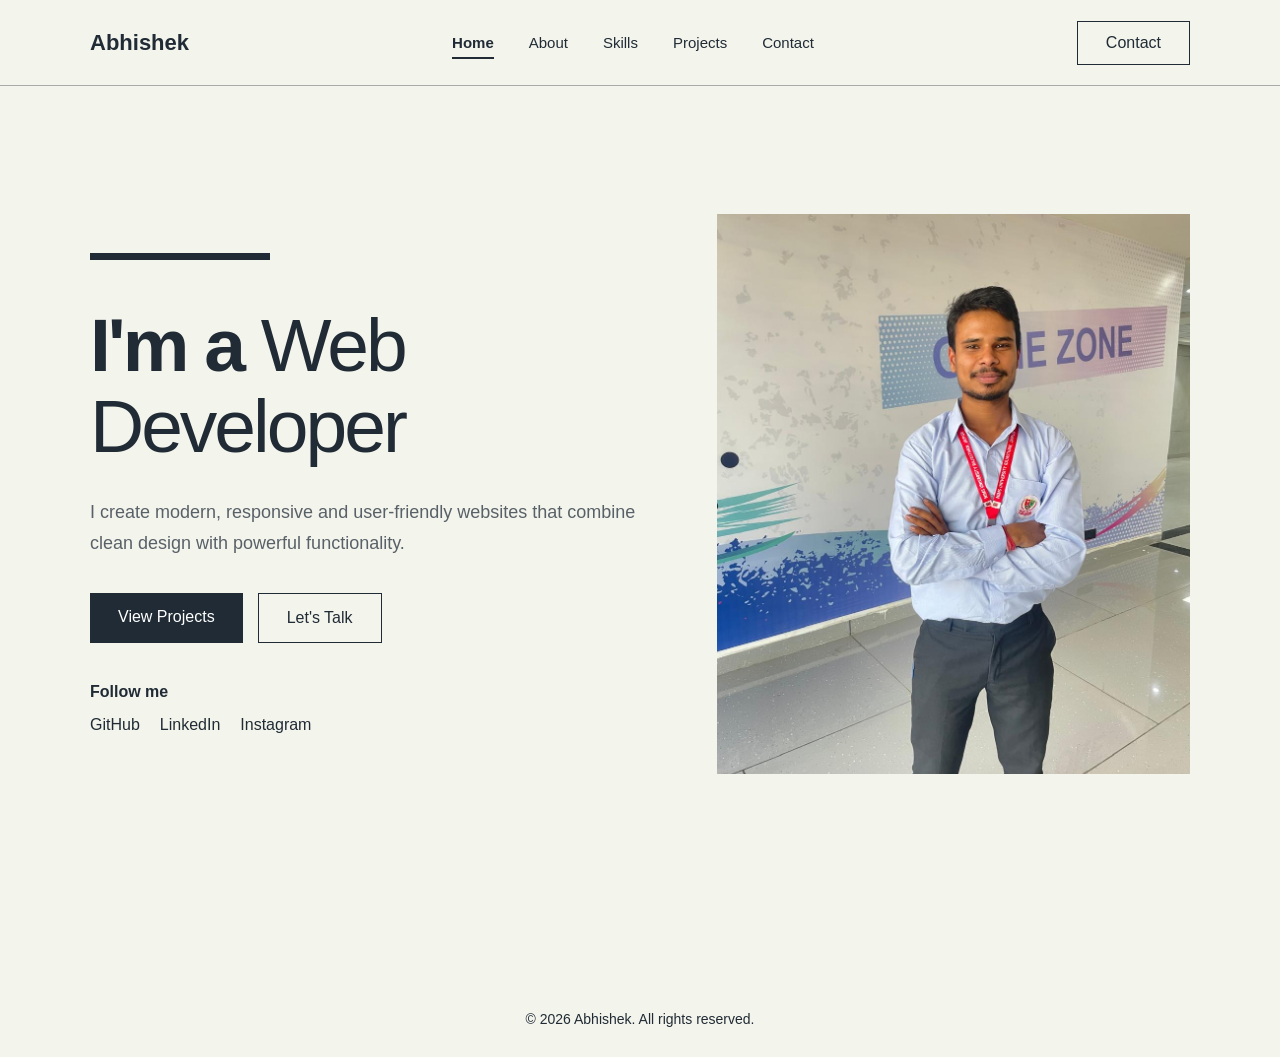
<file: index.html>
<!DOCTYPE html>
<html lang="en">

<head>
    <meta charset="UTF-8">

    <meta name="viewport"
          content="width=device-width, initial-scale=1.0">
    <meta
    name="description"
    content="Personal portfolio of YourName, a web developer and programmer."
    >
   

    <title>Abhishek | Web Developer</title>

    <link rel="stylesheet" href="css/style.css">
</head>



<body>
    <!-- Scroll Progress -->
<div class="scroll-progress" id="scrollProgress"></div>

<!-- Back To Top -->
<button
    class="back-to-top"
    id="backToTop"
    aria-label="Back to top"
>
    ↑
</button>

    <!-- Navbar -->
    <header>
    <nav class="navbar">

        <!-- Logo -->
        <a href="index.html" class="logo">
            Abhishek
        </a>

        <!-- Desktop Links -->
        <div class="nav-links" id="navLinks">

            <a href="index.html">Home</a>
            <a href="about.html">About</a>
            <a href="skills.html">Skills</a>
            <a href="projects.html">Projects</a>
            <a href="contact.html">Contact</a>

        </div>

        <!-- Contact Button -->
        <a href="contact.html" class="contact-btn">
            Contact
        </a>

        <!-- Hamburger -->
        <button class="menu-btn" id="menuBtn">
            ☰
        </button>

    </nav>
</header>


    <!-- Hero Section -->
    <main>

        <section id="home" class="hero">

            <div class="hero-content">

                <span class="line"></span>

               <h1>
                    I'm a <span id="typingText"></span>
                </h1>

                <p>
                    I create modern, responsive and
                    user-friendly websites that combine
                    clean design with powerful functionality.
                </p>

                <div class="hero-buttons">
                    <a href="projects.html" class="primary-btn">
                        View Projects
                    </a>

                    <a href="contact.html" class="secondary-btn">
                        Let's Talk
                    </a>
                </div>

                <div class="social-links">
                    <span>Follow me</span>

                    <div>
                        <a href="https://github.com/abhishekkumarsahu828-creator" target="_blank" >GitHub</a>
                        <a href="https://www.linkedin.com/in/abhishek-kumar-sahu-7aab3739a/" target="_blank">LinkedIn</a>
                        <a href="https://www.instagram.com/__abhi_0_98?stkn=bmxuODBpcGI4N210" target="_blank">Instagram</a>
                    </div>
                </div>

            </div>


            <div class="hero-image">
                <img src="asseets/profile.jpeg"
                     alt="Profile photo">
            </div>

        </section>



    </main>


    <script src="js/script.js"></script>

<footer class="footer">

    <p>
        © 2026 Abhishek. All rights reserved.
    </p>

</footer>

</body>

</html>
</file>
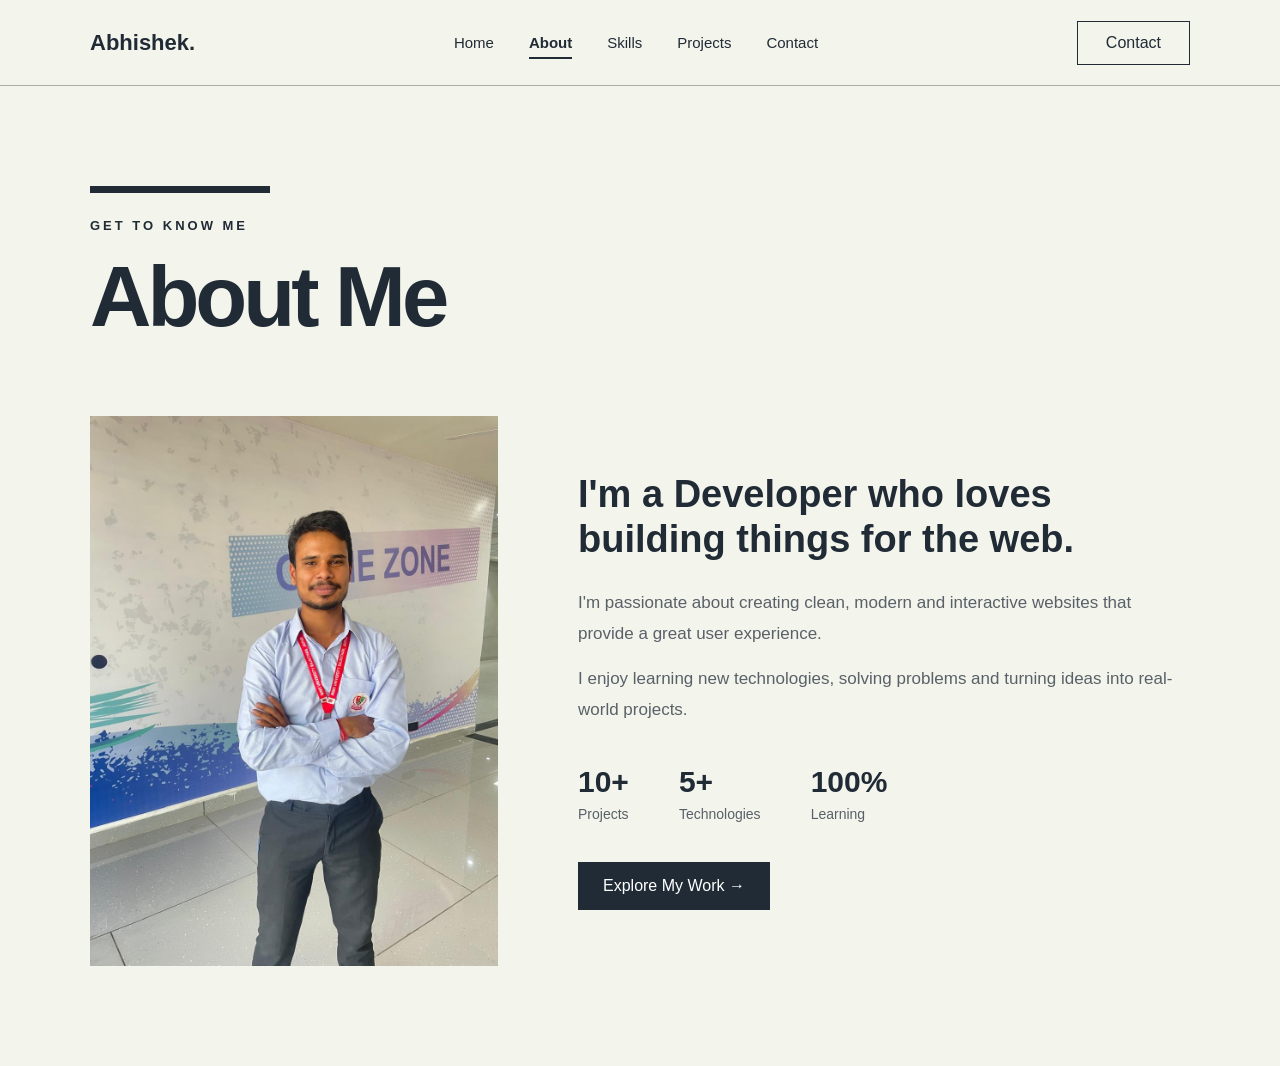
<file: about.html>
<!DOCTYPE html>
<html lang="en">

<head>
    <meta charset="UTF-8">

    <meta name="viewport"
          content="width=device-width, initial-scale=1.0">

    <title>About | Abhishek</title>

    <link rel="stylesheet" href="css/style.css">
</head>

<body>

    <!-- NAVBAR -->

    <header>

        <nav class="navbar">

            <a href="index.html" class="logo">
                Abhishek.
            </a>

            <div class="nav-links" id="navLinks">

                <a href="index.html">Home</a>
                <a href="about.html">About</a>
                <a href="skills.html">Skills</a>
                <a href="projects.html">Projects</a>
                <a href="contact.html">Contact</a>

            </div>

            <a href="contact.html" class="contact-btn">
                Contact
            </a>

            <button class="menu-btn" id="menuBtn">
                ☰
            </button>

        </nav>

    </header>


    <!-- ABOUT -->

    <main>

        <section class="about-page">

            <div class="about-heading">

                <span class="line"></span>

                <p class="small-title">
                    GET TO KNOW ME
                </p>

                <h1>
                    About Me
                </h1>

            </div>


            <div class="about-grid">

                <!-- IMAGE -->

                <div class="about-image">

                    <img
                        src="asseets/profile.jpeg"
                        alt="Profile photo">

                </div>


                <!-- CONTENT -->

                <div class="about-content">

                    <h2>
                        I'm a Developer who loves
                        building things for the web.
                    </h2>

                    <p>
                        I'm passionate about creating
                        clean, modern and interactive
                        websites that provide a great
                        user experience.
                    </p>

                    <p>
                        I enjoy learning new technologies,
                        solving problems and turning ideas
                        into real-world projects.
                    </p>


                    <!-- STATS -->

                    <div class="about-stats">

                        <div>
                            <strong>10+</strong>
                            <span>Projects</span>
                        </div>

                        <div>
                            <strong>5+</strong>
                            <span>Technologies</span>
                        </div>

                        <div>
                            <strong>100%</strong>
                            <span>Learning</span>
                        </div>

                    </div>


                    <a href="projects.html"
                       class="about-btn">

                        Explore My Work →

                    </a>

                </div>

            </div>

        </section>

    </main>


    <script src="js/script.js"></script>

</body>

</html>
</file>
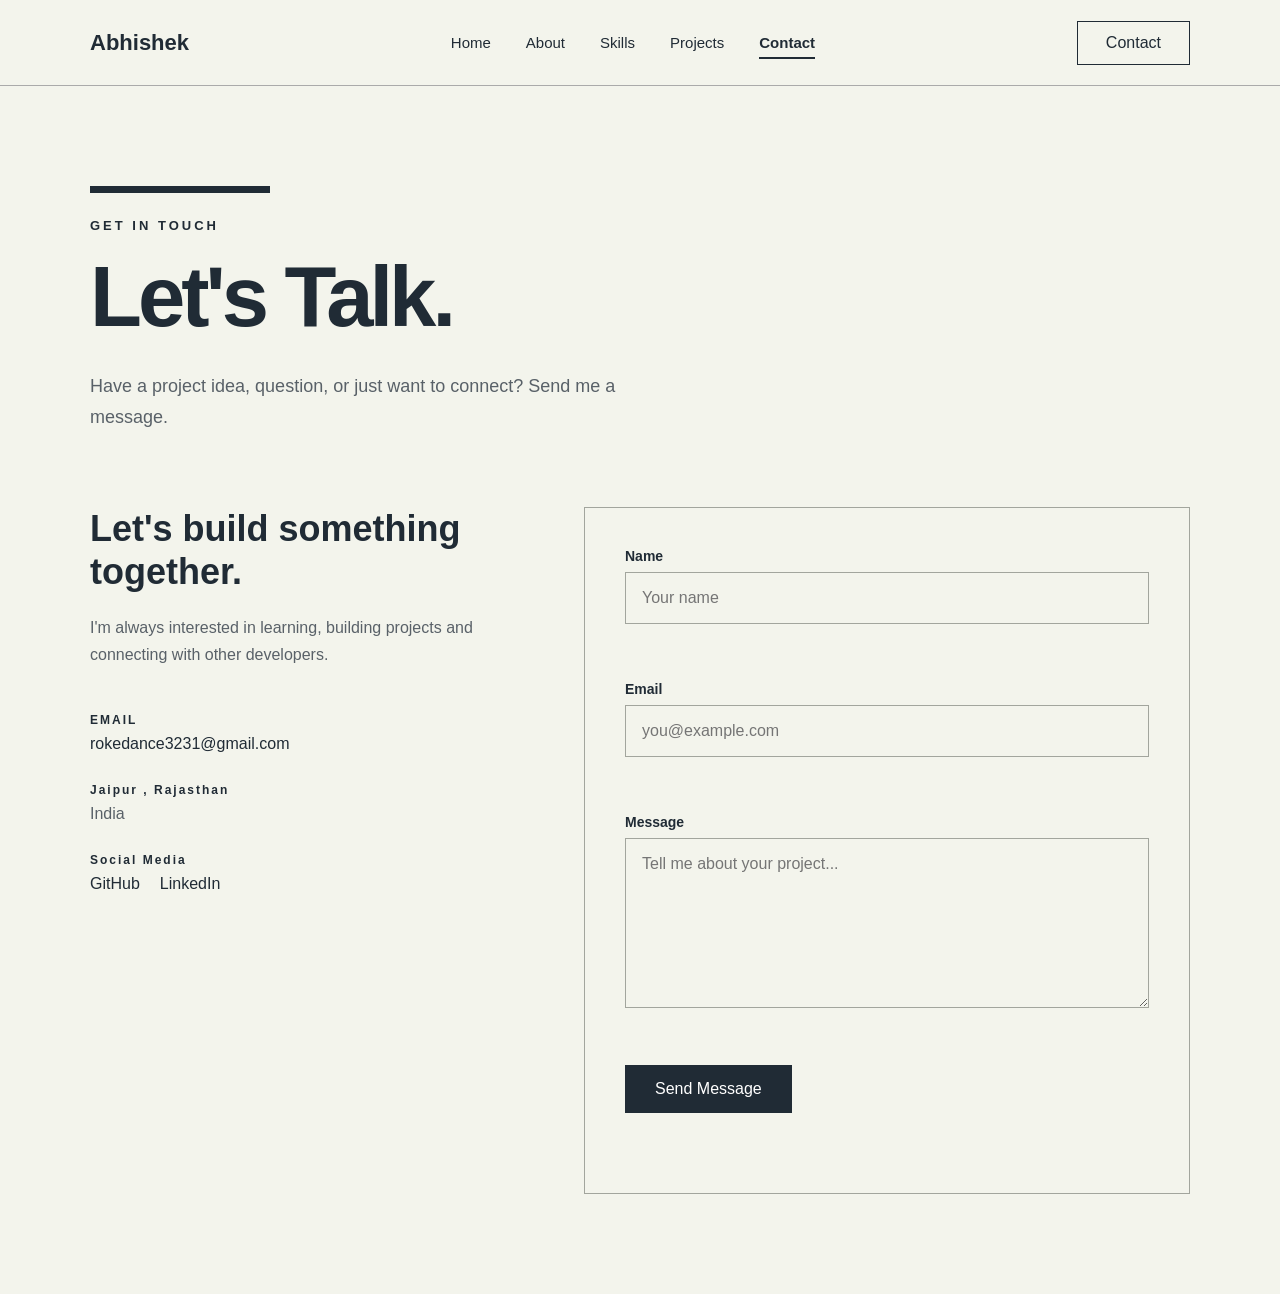
<file: contact.html>
<!DOCTYPE html>
<html lang="en">

<head>
    <meta charset="UTF-8">

    <meta name="viewport" content="width=device-width, initial-scale=1.0">

    <title>Contact | Abhishek</title>

    <link rel="stylesheet" href="css/style.css">
</head>

<body>

        <!-- Scroll Progress -->
<div class="scroll-progress" id="scrollProgress"></div>

<!-- Back To Top -->
<button
    class="back-to-top"
    id="backToTop"
    aria-label="Back to top"
>
    ↑
</button>

    <!-- NAVBAR -->

    <header>

        <nav class="navbar">

            <a href="index.html" class="logo">
                Abhishek
            </a>

            <div class="nav-links" id="navLinks">

                <a href="index.html">Home</a>
                <a href="about.html">About</a>
                <a href="skills.html">Skills</a>
                <a href="projects.html">Projects</a>
                <a href="contact.html">Contact</a>

            </div>

            <a href="contact.html" class="contact-btn">
                Contact
            </a>

            <button class="menu-btn" id="menuBtn">
                ☰
            </button>

        </nav>

    </header>


    <!-- CONTACT -->

    <main>

        <section class="contact-page">

            <div class="contact-heading">

                <span class="line"></span>

                <p class="small-title">
                    GET IN TOUCH
                </p>

                <h1>
                    Let's Talk.
                </h1>

                <p>
                    Have a project idea, question, or just
                    want to connect? Send me a message.
                </p>

            </div>


            <div class="contact-grid">


                <!-- LEFT SIDE -->

                <div class="contact-info">

                    <h2>
                        Let's build something
                        together.
                    </h2>

                    <p>
                        I'm always interested in learning,
                        building projects and connecting
                        with other developers.
                    </p>


                    <div class="contact-details">

                        <div class="contact-item">

                            <span class="contact-label">
                                EMAIL
                            </span>

                            <a href="rokedance3231@gmail.com">
                                rokedance3231@gmail.com
                            </a>

                        </div>


                        <div class="contact-item">

                            <span class="contact-label">
                                Jaipur , Rajasthan
                            </span>

                            <p>
                                India
                            </p>

                        </div>


                        <div class="contact-item">

                            <span class="contact-label">
                                Social Media
                            </span>

                            <div class="social-links">

                                <a href="https://github.com/abhishekkumarsahu828-creator" target="_blank">
                                    GitHub
                                </a>

                                <a href="https://www.linkedin.com/in/abhishek-kumar-sahu-7aab3739a/" target="_blank">
                                    LinkedIn
                                </a>

                            </div>

                        </div>

                    </div>

                </div>


                <!-- RIGHT SIDE FORM -->

                <div class="contact-form-wrapper">

                    <form id="contactForm">

                        <div class="form-group">

                            <label for="name">
                                Name
                            </label>

                            <input type="text" id="name" name="name" placeholder="Your name">

                            <small class="error" id="nameError">
                            </small>

                        </div>


                        <div class="form-group">

                            <label for="email">
                                Email
                            </label>

                            <input type="email" id="email" name="email" placeholder="you@example.com">

                            <small class="error" id="emailError">
                            </small>

                        </div>


                        <div class="form-group">

                            <label for="message">
                                Message
                            </label>

                            <textarea id="message" name="message"
                                placeholder="Tell me about your project..."></textarea>

                            <small class="error" id="messageError">
                            </small>

                        </div>

                        <button type="submit" class="submit-btn" id="submitBtn">
                            Send Message
                        </button>


                        <p id="formSuccess" class="form-success">
                        </p>

                    </form>

                </div>

            </div>

        </section>

    </main>


    <script src="js/script.js"></script>

</body>

</html>
</file>
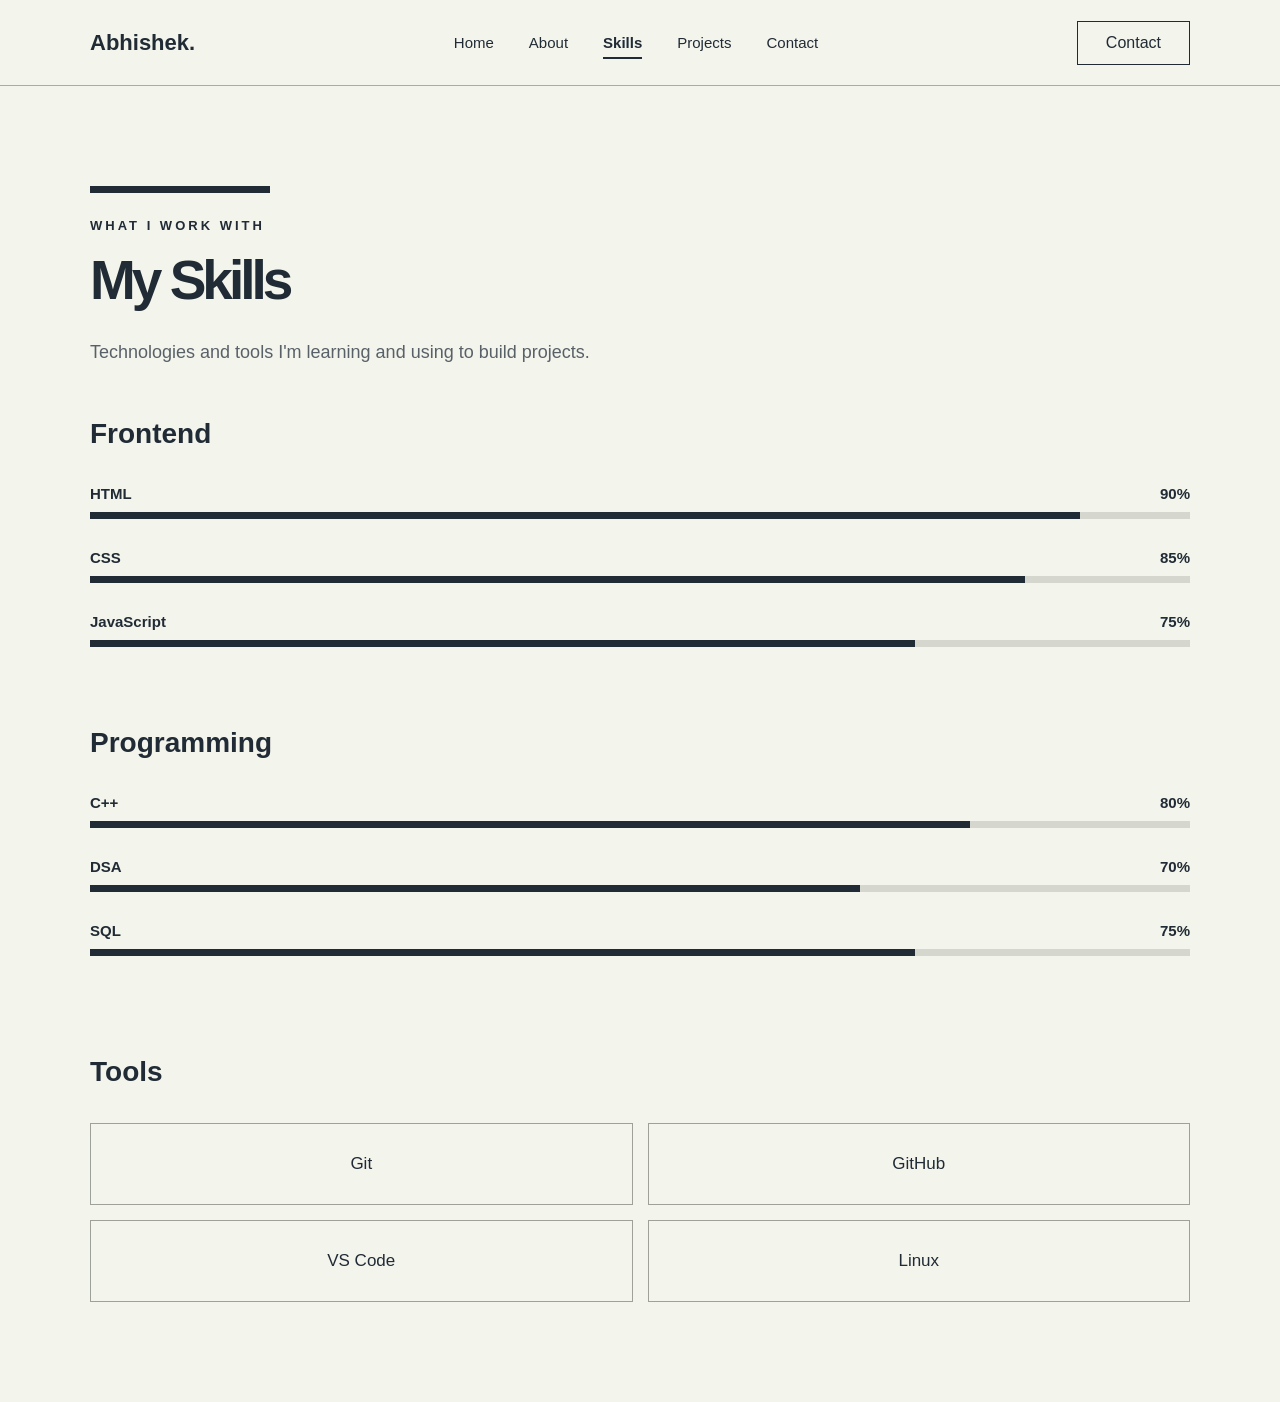
<file: skills.html>
<!DOCTYPE html>
<html lang="en">

<head>
    <meta charset="UTF-8">

    <meta name="viewport"
          content="width=device-width, initial-scale=1.0">

    <meta
    name="description"
    content="Personal portfolio of YourName, a web developer and programmer."
    >

    <title>Skills | Abhishek</title>

    <link rel="stylesheet" href="css/style.css">
</head>

<body>

    <!-- NAVBAR -->

    <header>

        <nav class="navbar">

            <a href="index.html" class="logo">
                Abhishek.
            </a>

            <div class="nav-links" id="navLinks">

                <a href="index.html">Home</a>
                <a href="about.html">About</a>
                <a href="skills.html">Skills</a>
                <a href="projects.html">Projects</a>
                <a href="contact.html">Contact</a>

            </div>

            <a href="contact.html" class="contact-btn">
                Contact
            </a>

            <button class="menu-btn" id="menuBtn">
                ☰
            </button>

        </nav>

    </header>


    <!-- SKILLS -->

    <main>

        <section class="skills-page">

            <div class="skills-heading">

                <span class="line"></span>

                <p class="small-title">
                    WHAT I WORK WITH
                </p>

                <h1>
                    My Skills
                </h1>

                <p class="skills-intro">
                    Technologies and tools I'm learning
                    and using to build projects.
                </p>

            </div>


            <div class="skills-container">

                <!-- FRONTEND -->

                <div class="skill-category">

                    <h2>Frontend</h2>

                    <div class="skill-item">

                        <div class="skill-info">
                            <span>HTML</span>
                            <span>90%</span>
                        </div>

                        <div class="progress">
                            <div
                                class="progress-bar"
                                style="--width: 90%;">
                            </div>
                        </div>

                    </div>


                    <div class="skill-item">

                        <div class="skill-info">
                            <span>CSS</span>
                            <span>85%</span>
                        </div>

                        <div class="progress">
                            <div
                                class="progress-bar"
                                style="--width: 85%;">
                            </div>
                        </div>

                    </div>


                    <div class="skill-item">

                        <div class="skill-info">
                            <span>JavaScript</span>
                            <span>75%</span>
                        </div>

                        <div class="progress">
                            <div
                                class="progress-bar"
                                style="--width: 75%;">
                            </div>
                        </div>

                    </div>

                </div>


                <!-- PROGRAMMING -->

                <div class="skill-category">

                    <h2>Programming</h2>

                    <div class="skill-item">

                        <div class="skill-info">
                            <span>C++</span>
                            <span>80%</span>
                        </div>

                        <div class="progress">
                            <div
                                class="progress-bar"
                                style="--width: 80%;">
                            </div>
                        </div>

                    </div>


                    <div class="skill-item">

                        <div class="skill-info">
                            <span>DSA</span>
                            <span>70%</span>
                        </div>

                        <div class="progress">
                            <div
                                class="progress-bar"
                                style="--width: 70%;">
                            </div>
                        </div>

                    </div>


                    <div class="skill-item">

                        <div class="skill-info">
                            <span>SQL</span>
                            <span>75%</span>
                        </div>

                        <div class="progress">
                            <div
                                class="progress-bar"
                                style="--width: 75%;">
                            </div>
                        </div>

                    </div>

                </div>


                <!-- TOOLS -->

                <div class="skill-category tools">

                    <h2>Tools</h2>

                    <div class="tool-grid">

                        <div class="tool-card">
                            Git
                        </div>

                        <div class="tool-card">
                            GitHub
                        </div>

                        <div class="tool-card">
                            VS Code
                        </div>

                        <div class="tool-card">
                            Linux
                        </div>

                    </div>

                </div>

            </div>

        </section>

    </main>


    <script src="js/script.js"></script>

</body>

</html>
</file>
<file: css/style.css>
* {
    margin: 0;
    padding: 0;
    box-sizing: border-box;
}

html {
    scroll-behavior: smooth;
}

body {
    font-family: Arial, sans-serif;
    background: #f5f6ed;
    color: #202b35;
}


/* NAVBAR */

header {
    border-bottom: 1px solid #aaa;
}

.navbar {
    max-width: 1100px;
    margin: auto;

    height: 90px;

    display: flex;
    align-items: center;
    justify-content: space-between;
}

.logo {
    text-decoration: none;
    color: #242f3a;

    font-size: 22px;
    font-weight: bold;
}

.nav-links {
    display: flex;
    gap: 35px;
}

.nav-links a {
    text-decoration: none;
    color: #202b35;
    font-size: 15px;
}

.contact-btn {
    text-decoration: none;

    color: #202b35;

    border: 1px solid #202b35;

    padding: 12px 30px;
}


/* HERO */

.hero {
    max-width: 1100px;
    margin: auto;

    min-height: 680px;

    display: grid;
    grid-template-columns: 1fr 1fr;

    align-items: center;

    gap: 50px;
}


/* LEFT */

.hero-content {
    padding: 50px 0;
}

.line {
    display: block;

    width: 180px;
    height: 7px;

    background: #202b35;

    margin-bottom: 45px;
}

.hero h1 {
    font-size: 64px;
    line-height: 1.15;

    margin-bottom: 30px;
}

.hero h1 span {
    font-weight: 400;
}

.hero p {
    max-width: 500px;

    font-size: 18px;
    line-height: 1.6;

    color: #4b555d;

    margin-bottom: 30px;
}


/* BUTTONS */

.hero-buttons {
    display: flex;
    gap: 15px;
}

.primary-btn,
.secondary-btn {
    text-decoration: none;

    padding: 15px 28px;

    display: inline-block;
}

.primary-btn {
    background: #202b35;
    color: white;
}

.secondary-btn {
    border: 1px solid #202b35;
    color: #202b35;
}


/* SOCIAL */

.social-links {
    margin-top: 40px;
}

.social-links span {
    display: block;

    font-weight: bold;

    margin-bottom: 15px;
}

.social-links div {
    display: flex;
    gap: 20px;
}

.social-links a {
    color: #202b35;
    text-decoration: none;
}


/* IMAGE */

.hero-image img {
    width: 100%;
    height: 500px;

    object-fit: cover;
}


/* OTHER SECTIONS */

section:not(.hero) {
    max-width: 1100px;
    margin: auto;

    min-height: 500px;

    padding: 100px 0;
}

section h2 {
    font-size: 45px;
}


body {
    animation: pageLoad 0.6s ease;
}

@keyframes pageLoad {

    from {
        opacity: 0;
        transform: translateY(10px);
    }

    to {
        opacity: 1;
        transform: translateY(0);
    }

}
/* =========================
   RESET
========================= */

* {
    margin: 0;
    padding: 0;
    box-sizing: border-box;
}

html {
    scroll-behavior: smooth;
}

body {
    font-family: Arial, sans-serif;
    background: #f3f4ec;
    color: #202b35;
}


/* =========================
   NAVBAR
========================= */

.navbar {
    max-width: 1150px;
    height: 85px;
    margin: auto;

    display: flex;
    align-items: center;
    justify-content: space-between;

    padding: 0 25px;

    border-bottom: 1px solid #a8aaa2;
}

.logo {
    text-decoration: none;
    color: #202b35;

    font-size: 22px;
    font-weight: 700;
}

.nav-links {
    display: flex;
    gap: 35px;
}

.nav-links a {
    text-decoration: none;
    color: #202b35;

    font-size: 15px;

    transition: 0.3s;
}

.nav-links a:hover {
    opacity: 0.5;
}

.contact-btn {
    text-decoration: none;
    color: #202b35;

    border: 1px solid #202b35;

    padding: 12px 28px;

    transition: 0.3s;
}

.contact-btn:hover {
    background: #202b35;
    color: white;
}


/* =========================
   HERO
========================= */

.hero {
    max-width: 1150px;
    min-height: calc(100vh - 85px);

    margin: auto;
    padding: 70px 25px;

    display: grid;
    grid-template-columns: 1fr 0.85fr;

    align-items: center;

    gap: 70px;
}


/* LEFT SIDE */

.hero-content {
    max-width: 650px;
}

.line {
    display: block;

    width: 180px;
    height: 7px;

    background: #202b35;

    margin-bottom: 45px;
}

.hero h1 {
    font-size: clamp(45px, 6vw, 75px);

    line-height: 1.08;

    letter-spacing: -3px;

    margin-bottom: 30px;
}

.hero p {
    max-width: 550px;

    font-size: 18px;

    line-height: 1.7;

    color: #596168;

    margin-bottom: 35px;
}


/* BUTTONS */

.buttons {
    display: flex;
    gap: 15px;
}

.buttons a {
    text-decoration: none;

    padding: 15px 28px;

    transition: 0.3s;
}

.buttons a:first-child {
    background: #202b35;
    color: white;
}

.buttons a:first-child:hover {
    transform: translateY(-3px);
}

.buttons a:last-child {
    border: 1px solid #202b35;
    color: #202b35;
}

.buttons a:last-child:hover {
    background: #202b35;
    color: white;
}


/* =========================
   IMAGE
========================= */

.hero-image {
    position: relative;
}

.hero-image img {
    width: 100%;
    height: 560px;

    object-fit: cover;

    display: block;
}


/* =========================
   GENERAL PAGE
========================= */

.page {
    max-width: 1150px;

    min-height: calc(100vh - 85px);

    margin: auto;

    padding: 100px 25px;
}

.page h1 {
    font-size: 65px;

    margin-bottom: 35px;
}

.page p {
    max-width: 700px;

    font-size: 18px;
    line-height: 1.8;

    color: #596168;

    margin-bottom: 20px;
}


/* =========================
   SKILLS
========================= */

.skills {
    display: grid;

    grid-template-columns:
        repeat(3, 1fr);

    gap: 20px;
}

.skills div {
    padding: 35px;

    border: 1px solid #9da19a;

    font-size: 20px;
}


/* =========================
   PROJECTS
========================= */

.projects {
    display: grid;

    grid-template-columns:
        repeat(2, 1fr);

    gap: 25px;
}

.project-card {
    border: 1px solid #9da19a;

    padding: 35px;

    min-height: 250px;
}

.project-card h2 {
    margin-bottom: 20px;
}

.project-card a {
    color: #202b35;

    display: inline-block;

    margin-top: 15px;
}


/* =========================
   CONTACT FORM
========================= */

form {
    max-width: 650px;

    display: flex;

    flex-direction: column;

    gap: 15px;
}

input,
textarea {
    width: 100%;

    padding: 16px;

    border: 1px solid #9da19a;

    background: transparent;

    font-family: inherit;

    font-size: 16px;

    outline: none;
}

textarea {
    height: 180px;

    resize: vertical;
}

button {
    width: fit-content;

    padding: 15px 30px;

    border: none;

    background: #202b35;

    color: white;

    cursor: pointer;

    font-size: 16px;
}


/* =========================
   MOBILE
========================= */

@media (max-width: 800px) {

    .navbar {
        height: 75px;
    }

    .nav-links {
        display: none;
    }

    .contact-btn {
        padding: 9px 18px;
    }

    .hero {
        grid-template-columns: 1fr;

        padding-top: 50px;

        gap: 40px;
    }

    .hero-image {
        order: -1;
    }

    .hero-image img {
        height: 400px;
    }

    .hero h1 {
        font-size: 48px;

        letter-spacing: -2px;
    }

    .buttons {
        flex-wrap: wrap;
    }

    .skills {
        grid-template-columns: 1fr;
    }

    .projects {
        grid-template-columns: 1fr;
    }

    .page h1 {
        font-size: 48px;
    }
}


/* =========================
   MOBILE MENU BUTTON
========================= */

.menu-btn {
    display: none;

    border: none;
    background: transparent;

    font-size: 28px;

    cursor: pointer;

    color: #202b35;
}

.nav-links a.active-page {
    font-weight: bold;
    position: relative;
}

.nav-links a.active-page::after {
    content: "";

    position: absolute;

    left: 0;
    bottom: -8px;

    width: 100%;
    height: 2px;

    background: #202b35;
}



/* =========================
   ABOUT PAGE
========================= */

.about-page {
    max-width: 1150px;

    min-height: calc(100vh - 85px);

    margin: auto;

    padding: 90px 25px;
}


/* HEADING */

.about-heading {
    margin-bottom: 70px;
}

.about-heading .line {
    margin-bottom: 25px;
}

.small-title {
    font-size: 13px;

    letter-spacing: 3px;

    font-weight: bold;

    margin-bottom: 15px;
}

.about-heading h1 {
    font-size: clamp(55px, 7vw, 85px);

    letter-spacing: -4px;
}


/* MAIN GRID */

.about-grid {

    display: grid;

    grid-template-columns:
        0.8fr 1.2fr;

    gap: 80px;

    align-items: center;
}


/* IMAGE */

.about-image {
    overflow: hidden;
}

.about-image img {

    width: 100%;

    height: 550px;

    object-fit: cover;

    display: block;

    transition: transform 0.5s ease;
}

.about-image:hover img {
    transform: scale(1.04);
}


/* CONTENT */

.about-content h2 {

    font-size: 38px;

    line-height: 1.2;

    margin-bottom: 25px;
}

.about-content > p {

    color: #596168;

    font-size: 17px;

    line-height: 1.8;

    margin-bottom: 15px;

    max-width: 600px;
}


/* STATS */

.about-stats {

    display: flex;

    gap: 50px;

    margin: 40px 0;
}

.about-stats div {

    display: flex;

    flex-direction: column;

    gap: 7px;
}

.about-stats strong {

    font-size: 30px;
}

.about-stats span {

    color: #596168;

    font-size: 14px;
}


/* BUTTON */

.about-btn {

    display: inline-block;

    text-decoration: none;

    background: #202b35;

    color: white;

    padding: 15px 25px;

    transition: 0.3s;
}

.about-btn:hover {

    transform: translateY(-3px);

}


/* mobile REPonsive query for about */

@media (max-width: 800px) {

    .about-page {
        padding: 60px 25px;
    }

    .about-heading {
        margin-bottom: 45px;
    }

    .about-heading h1 {
        font-size: 55px;
    }

    .about-grid {

        grid-template-columns: 1fr;

        gap: 45px;
    }

    .about-image img {
        height: 450px;
    }

    .about-content h2 {
        font-size: 32px;
    }

    .about-stats {

        gap: 25px;

        flex-wrap: wrap;
    }

}


/* =========================
   SKILLS PAGE
========================= */

.skills-page {
    max-width: 1150px;

    min-height: calc(100vh - 85px);

    margin: auto;

    padding: 90px 25px;
}


/* HEADING */

.skills-heading {
    margin-bottom: 70px;
}

.skills-heading .line {
    margin-bottom: 25px;
}

.skills-heading h1 {
    font-size: clamp(55px, 7vw, 85px);

    letter-spacing: -4px;

    margin-bottom: 25px;
}

.skills-intro {
    max-width: 600px;

    color: #596168;

    font-size: 18px;

    line-height: 1.7;
}


/* SKILL CONTAINER */

.skills-container {
    display: grid;

    grid-template-columns:
        repeat(2, 1fr);

    gap: 70px;
}


/* CATEGORY */

.skill-category h2 {
    font-size: 28px;

    margin-bottom: 35px;
}


/* INDIVIDUAL SKILL */

.skill-item {
    margin-bottom: 30px;
}

.skill-info {
    display: flex;

    justify-content: space-between;

    margin-bottom: 10px;

    font-size: 15px;

    font-weight: 600;
}


/* PROGRESS BACKGROUND */

.progress {
    width: 100%;

    height: 7px;

    background: #d5d7cf;

    overflow: hidden;
}


/* PROGRESS BAR */

.progress-bar {
    width: 0;

    height: 100%;

    background: #202b35;

    animation: fillProgress 1.2s ease forwards;

    animation-delay: 0.2s;
}


/* DIFFERENT WIDTHS */

.progress-bar {
    --width: 80%;
}


/* ANIMATION */

@keyframes fillProgress {

    from {
        width: 0;
    }

    to {
        width: var(--width);
    }

}


/* TOOLS */

.tools {
    grid-column: 1 / -1;

    padding-top: 20px;
}

.tool-grid {
    display: grid;

    grid-template-columns:
        repeat(4, 1fr);

    gap: 15px;
}

.tool-card {

    padding: 30px 20px;

    border: 1px solid #9da19a;

    text-align: center;

    font-size: 17px;

    transition: 0.3s;
}

.tool-card:hover {

    background: #202b35;

    color: white;

    transform: translateY(-5px);

}

/* skills ka mobile css */ 
.skills-page {
    padding: 60px 25px;
}

.skills-heading {
    margin-bottom: 50px;
}

.skills-heading h1 {
    font-size: 55px;
}

.skills-container {
    grid-template-columns: 1fr;

    gap: 50px;
}

.tools {
    grid-column: auto;
}

.tool-grid {
    grid-template-columns:
        repeat(2, 1fr);
}




/* =========================
   PROJECTS PAGE
========================= */

.projects-page {

    max-width: 1150px;

    min-height: calc(100vh - 85px);

    margin: auto;

    padding: 90px 25px;
}


/* HEADING */

.projects-heading {

    margin-bottom: 70px;
}

.projects-heading .line {

    margin-bottom: 25px;
}

.projects-heading h1 {

    font-size: clamp(55px, 7vw, 85px);

    letter-spacing: -4px;

    margin-bottom: 25px;
}

.projects-heading > p:last-child {

    max-width: 600px;

    color: #596168;

    font-size: 18px;

    line-height: 1.7;
}


/* PROJECT GRID */

.project-grid {

    display: grid;

    grid-template-columns:
        repeat(2, 1fr);

    gap: 60px 30px;
}


/* CARD */

.project-card-new {

    border: 1px solid #a2a59d;

    background: #f3f4ec;

    overflow: hidden;

    transition:
        transform 0.3s ease,
        box-shadow 0.3s ease;
}

.project-card-new:hover {

    transform: translateY(-8px);

    box-shadow:
        0 15px 35px rgba(32, 43, 53, 0.12);
}


/* IMAGE */

.project-image {

    height: 300px;

    position: relative;

    overflow: hidden;
}

.project-image img {

    width: 100%;

    height: 100%;

    object-fit: cover;

    display: block;

    transition:
        transform 0.5s ease;
}

.project-card-new:hover
.project-image img {

    transform: scale(1.06);
}


/* OVERLAY */

.project-overlay {

    position: absolute;

    inset: 0;

    background:
        rgba(32, 43, 53, 0.82);

    display: flex;

    align-items: center;

    justify-content: center;

    opacity: 0;

    transition: opacity 0.3s ease;
}

.project-card-new:hover
.project-overlay {

    opacity: 1;
}

.project-overlay a {

    text-decoration: none;

    color: white;

    border: 1px solid white;

    padding: 13px 25px;

    transition: 0.3s;
}

.project-overlay a:hover {

    background: white;

    color: #202b35;
}


/* CONTENT */

.project-content {

    padding: 30px;
}

.project-number {

    font-size: 13px;

    color: #70756f;

    margin-bottom: 15px;
}

.project-content h2 {

    font-size: 28px;

    margin-bottom: 15px;
}

.project-content p {

    color: #596168;

    line-height: 1.7;

    margin-bottom: 20px;
}


/* TAGS */

.project-tags {

    display: flex;

    flex-wrap: wrap;

    gap: 8px;

    margin-bottom: 25px;
}

.project-tags span {

    padding: 7px 12px;

    border: 1px solid #a2a59d;

    font-size: 12px;

    text-transform: uppercase;

    letter-spacing: 1px;
}


/* GITHUB */

.github-link {

    color: #202b35;

    font-weight: 600;

    text-decoration: none;

    display: inline-block;

    transition: transform 0.3s ease;
}

.github-link:hover {

    transform: translateX(5px);
}


/* Mobile css for project */ 

.projects-page {

    padding: 60px 25px;
}

.projects-heading h1 {

    font-size: 55px;
}

.project-grid {

    grid-template-columns: 1fr;

    gap: 40px;
}

.project-image {

    height: 250px;
}




/* =========================
   CONTACT PAGE
========================= */

.contact-page {
    max-width: 1150px;

    min-height: calc(100vh - 85px);

    margin: auto;

    padding: 90px 25px;
}


/* HEADING */

.contact-heading {
    margin-bottom: 75px;
}

.contact-heading .line {
    margin-bottom: 25px;
}

.contact-heading h1 {
    font-size: clamp(55px, 7vw, 85px);

    letter-spacing: -4px;

    margin-bottom: 25px;
}

.contact-heading > p:last-child {
    max-width: 600px;

    color: #596168;

    font-size: 18px;

    line-height: 1.7;
}


/* MAIN GRID */

.contact-grid {
    display: grid;

    grid-template-columns:
        0.8fr 1.2fr;

    gap: 90px;
}


/* LEFT */

.contact-info h2 {
    font-size: 36px;

    line-height: 1.2;

    margin-bottom: 20px;
}

.contact-info > p {
    max-width: 450px;

    color: #596168;

    line-height: 1.7;

    margin-bottom: 45px;
}


/* DETAILS */

.contact-details {
    display: flex;

    flex-direction: column;

    gap: 30px;
}

.contact-item {
    display: flex;

    flex-direction: column;

    gap: 8px;
}

.contact-label {
    font-size: 12px;

    letter-spacing: 2px;

    font-weight: bold;
}

.contact-item a {
    color: #202b35;

    text-decoration: none;

    width: fit-content;
}

.contact-item a:hover {
    text-decoration: underline;
}

.contact-item p {
    color: #596168;
}


/* SOCIAL */

.contact-item .social-links {
    display: flex;

    gap: 20px;

    margin-top: 0;
}


/* FORM */

.contact-form-wrapper {
    border: 1px solid #a2a59d;

    padding: 40px;
}

#contactForm {
    display: flex;

    flex-direction: column;

    gap: 25px;
}

.form-group {
    display: flex;

    flex-direction: column;

    gap: 8px;
}

.form-group label {
    font-size: 14px;

    font-weight: 600;
}

.form-group input,
.form-group textarea {
    width: 100%;

    padding: 16px;

    border: 1px solid #a2a59d;

    background: transparent;

    font-family: inherit;

    font-size: 16px;

    outline: none;
}

.form-group input:focus,
.form-group textarea:focus {
    border-color: #202b35;
}

.form-group textarea {
    height: 170px;

    resize: vertical;
}


/* ERROR */

.error {
    min-height: 18px;

    color: #a33;

    font-size: 13px;
}


/* SEND BUTTON */

.send-btn {
    width: fit-content;

    border: none;

    background: #202b35;

    color: white;

    padding: 16px 28px;

    font-family: inherit;

    font-size: 15px;

    cursor: pointer;

    transition: 0.3s;
}

.send-btn:hover {
    transform: translateY(-3px);
}


/* SUCCESS */

.form-success {
    color: #365d45;

    font-size: 14px;
}


/* Contact mobile css */ 
/* =========================
   CONTACT PAGE
========================= */

.contact-page {
    max-width: 1150px;

    min-height: calc(100vh - 85px);

    margin: auto;

    padding: 90px 25px;
}


/* HEADING */

.contact-heading {
    margin-bottom: 75px;
}

.contact-heading .line {
    margin-bottom: 25px;
}

.contact-heading h1 {
    font-size: clamp(55px, 7vw, 85px);

    letter-spacing: -4px;

    margin-bottom: 25px;
}

.contact-heading > p:last-child {
    max-width: 600px;

    color: #596168;

    font-size: 18px;

    line-height: 1.7;
}


/* MAIN GRID */

.contact-grid {
    display: grid;

    grid-template-columns:
        0.8fr 1.2fr;

    gap: 90px;
}


/* LEFT */

.contact-info h2 {
    font-size: 36px;

    line-height: 1.2;

    margin-bottom: 20px;
}

.contact-info > p {
    max-width: 450px;

    color: #596168;

    line-height: 1.7;

    margin-bottom: 45px;
}


/* DETAILS */

.contact-details {
    display: flex;

    flex-direction: column;

    gap: 30px;
}

.contact-item {
    display: flex;

    flex-direction: column;

    gap: 8px;
}

.contact-label {
    font-size: 12px;

    letter-spacing: 2px;

    font-weight: bold;
}

.contact-item a {
    color: #202b35;

    text-decoration: none;

    width: fit-content;
}

.contact-item a:hover {
    text-decoration: underline;
}

.contact-item p {
    color: #596168;
}


/* SOCIAL */

.contact-item .social-links {
    display: flex;

    gap: 20px;

    margin-top: 0;
}


/* FORM */

.contact-form-wrapper {
    border: 1px solid #a2a59d;

    padding: 40px;
}

#contactForm {
    display: flex;

    flex-direction: column;

    gap: 25px;
}

.form-group {
    display: flex;

    flex-direction: column;

    gap: 8px;
}

.form-group label {
    font-size: 14px;

    font-weight: 600;
}

.form-group input,
.form-group textarea {
    width: 100%;

    padding: 16px;

    border: 1px solid #a2a59d;

    background: transparent;

    font-family: inherit;

    font-size: 16px;

    outline: none;
}

.form-group input:focus,
.form-group textarea:focus {
    border-color: #202b35;
}

.form-group textarea {
    height: 170px;

    resize: vertical;
}


/* ERROR */

.error {
    min-height: 18px;

    color: #a33;

    font-size: 13px;
}


/* SEND BUTTON */

.send-btn {
    width: fit-content;

    border: none;

    background: #202b35;

    color: white;

    padding: 16px 28px;

    font-family: inherit;

    font-size: 15px;

    cursor: pointer;

    transition: 0.3s;
}

.send-btn:hover {
    transform: translateY(-3px);
}


/* SUCCESS */

.form-success {
    color: #365d45;

    font-size: 14px;
}



/* =========================
   SCROLL REVEAL
========================= */

.reveal {
    opacity: 0;
    transform: translateY(50px);
    transition: opacity 0.8s ease,
                transform 0.8s ease;
}

.reveal.show {
    opacity: 1;
    transform: translateY(0);
}



/* =========================
   MOBILE MENU BUTTON
========================= */

.menu-btn {
    display: none;

    border: none;
    background: transparent;

    font-size: 28px;

    cursor: pointer;

    color: #202b35;
}


@media (max-width: 800px) {

    .navbar {
        height: 75px;
        position: relative;
    }

    .nav-links {
        display: none;
    }

    .nav-links.active {
        display: flex;

        position: absolute;

        top: 75px;
        left: 0;

        width: 100%;

        flex-direction: column;

        gap: 0;

        background: #f3f4ec;

        border-bottom: 1px solid #9da19a;
    }

    .nav-links.active a {
        padding: 18px 25px;

        border-bottom: 1px solid #d0d1ca;
    }

    .contact-btn {
        display: none;
    }

    .menu-btn {
        display: block;
    }


    .hero {
        grid-template-columns: 1fr;

        padding-top: 50px;

        gap: 40px;
    }

    .hero-image {
        order: -1;
    }

    .hero-image img {
        height: 400px;
    }

    .hero h1 {
        font-size: 48px;
        letter-spacing: -2px;
    }

    .buttons {
        flex-wrap: wrap;
    }

    .skills {
        grid-template-columns: 1fr;
    }

    .projects {
        grid-template-columns: 1fr;
    }

    .page h1 {
        font-size: 48px;
    }
}

.nav-links a.active-page {
    font-weight: bold;
    position: relative;
}

.nav-links a.active-page::after {
    content: "";

    position: absolute;

    left: 0;
    bottom: -8px;

    width: 100%;
    height: 2px;

    background: #202b35;
}



.navbar {
    max-width: 1150px;
    height: 85px;
    margin: auto;

    display: flex;
    align-items: center;
    justify-content: space-between;

    padding: 0 25px;

    border-bottom: 1px solid var(--border);

    position: sticky;
    top: 0;

    z-index: 1000;

    background: var(--bg);

    transition: 0.3s ease;
}



/* Coursor Effect */

#typingText {
    border-right: 2px solid var(--text);
    padding-right: 5px;
}


/* =========================
   BACK TO TOP
========================= */

.back-to-top {
    position: fixed;

    right: 25px;
    bottom: 25px;

    width: 45px;
    height: 45px;

    border: 1px solid var(--border);

    background: var(--bg);
    color: var(--text);

    cursor: pointer;

    font-size: 20px;

    opacity: 0;
    visibility: hidden;

    transform: translateY(20px);

    transition: 0.3s ease;

    z-index: 999;
}

.back-to-top.show {
    opacity: 1;
    visibility: visible;
    transform: translateY(0);
}

.back-to-top:hover {
    background: var(--text);
    color: var(--bg);
}

/* =========================
   SCROLL PROGRESS
========================= */

.scroll-progress {
    position: fixed;

    top: 0;
    left: 0;

    width: 0%;
    height: 4px;

    background: var(--text);

    z-index: 9999;

    transition: width 0.1s linear;
}


/* Error message professional */

.form-group small {
    display: block;
    margin-top: 6px;

    font-size: 13px;

    color: #c0392b;
}

#formSuccess {
    margin-top: 15px;
    font-size: 14px;
}


/* Mobile navbar improve */

@media (max-width: 768px) {

    .navbar {
        height: 70px;
        padding: 0 18px;
    }

    .nav-links {
        position: absolute;

        top: 70px;
        left: 0;

        width: 100%;

        display: none;
        flex-direction: column;

        gap: 0;

        padding: 10px 20px 20px;

        background: var(--bg);

        border-bottom: 1px solid var(--border);
    }

    .nav-links.active {
        display: flex;
    }

    .nav-links a {
        padding: 15px 0;
    }

    .contact-btn {
        display: none;
    }

    .menu-btn {
        display: block;
    }
}

/* Hero mobile fix */

@media (max-width: 768px) {

    .hero {
        grid-template-columns: 1fr;

        min-height: auto;

        padding: 70px 20px;
        gap: 50px;
    }

    .hero-content {
        text-align: center;
    }

    .hero h1 {
        font-size: clamp(40px, 12vw, 65px);
        line-height: 1.05;
    }

    .hero p {
        font-size: 16px;
        line-height: 1.7;
    }

    .hero-buttons {
        justify-content: center;
        flex-wrap: wrap;
    }

    .hero-image img {
        width: 100%;
        max-width: 400px;
    }
}

@media (max-width: 768px) {

    .about-content {
        grid-template-columns: 1fr;
        gap: 40px;
    }

    .about-image img {
        width: 100%;
        max-width: 400px;
    }

    .about-stats {
        grid-template-columns: repeat(2, 1fr);
    }
}

@media (max-width: 768px) {

    .skills-grid {
        grid-template-columns: 1fr;
        gap: 20px;
    }

    .skill-card {
        padding: 25px;
    }
}

@media (max-width: 768px) {

    .project-grid {
        grid-template-columns: 1fr;
        gap: 25px;
    }

    .project-filters {
        gap: 8px;
    }

    .filter-btn {
        padding: 9px 16px;
        font-size: 14px;
    }
}

@media (max-width: 768px) {

    .contact-container {
        grid-template-columns: 1fr;
        gap: 40px;
    }

    .contact-form {
        width: 100%;
    }

    .form-group input,
    .form-group textarea {
        width: 100%;
    }
}

@media (max-width: 768px) {

    .back-to-top {
        right: 15px;
        bottom: 15px;

        width: 42px;
        height: 42px;
    }
}

@media (max-width: 480px) {

    .navbar {
        padding: 0 15px;
    }

    .logo {
        font-size: 19px;
    }

    .hero {
        padding: 50px 15px;
    }

    .hero h1 {
        font-size: 40px;
    }

    .hero-buttons {
        flex-direction: column;
    }

    .hero-buttons a {
        width: 100%;
        text-align: center;
    }

    .about-stats {
        grid-template-columns: 1fr;
    }

    .project-filters {
        justify-content: flex-start;
        overflow-x: auto;
        flex-wrap: nowrap;
        padding-bottom: 5px;
    }

    .filter-btn {
        flex-shrink: 0;
    }
}

/* footer Style */

.footer {
    max-width: 1150px;
    margin: 80px auto 0;

    padding: 30px 25px;

    border-top: 1px solid var(--border);

    text-align: center;

    color: var(--muted);

    font-size: 14px;
}


/* key borad focus */

a:focus-visible,
button:focus-visible,
input:focus-visible,
textarea:focus-visible {
    outline: 2px solid var(--text);
    outline-offset: 4px;
}
</file>
